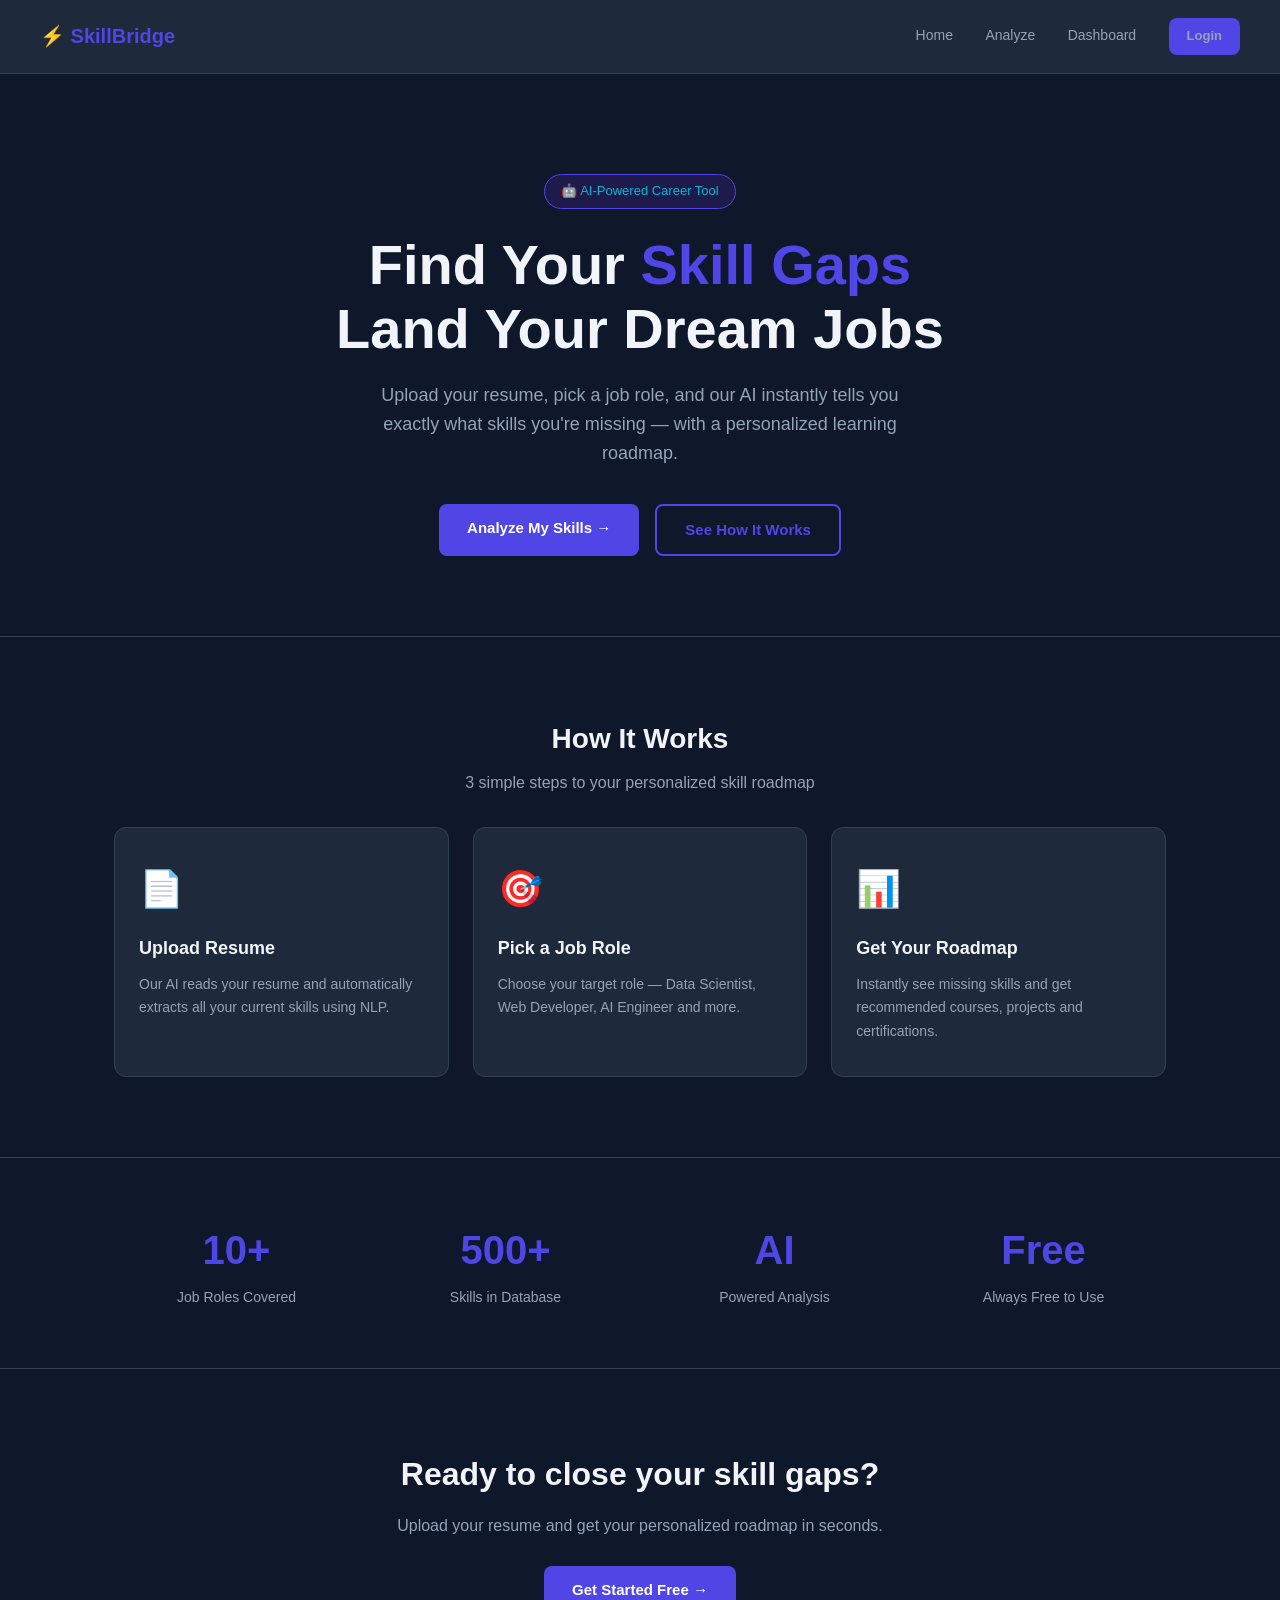
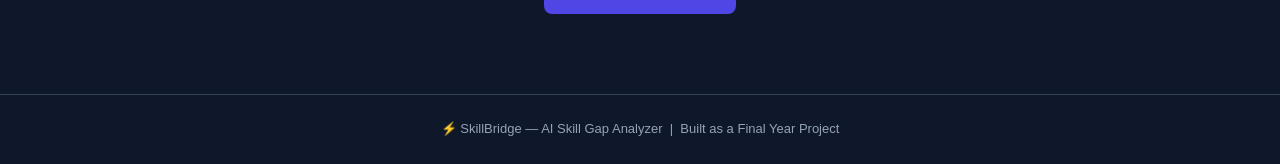
<file: index.html>
<!DOCTYPE html>
<html lang="en">
<head>
  <meta charset="UTF-8"/>
  <meta name="viewport" content="width=device-width, initial-scale=1.0"/>
  <title>SkillBridge — AI Skill Gap Analyzer</title>
  <link rel="stylesheet" href="css/style.css"/>
</head>
<body>

  <!-- NAVBAR -->
  <header class="navbar">
    <a href="index.html" class="logo">⚡ SkillBridge</a>
    <nav>
      <a href="index.html">Home</a>
      <a href="upload.html">Analyze</a>
      <a href="dashboard.html">Dashboard</a>
      <a href="login.html" class="btn btn-primary" style="padding:8px 18px;font-size:13px;">Login</a>
    </nav>
  </header>

  <!-- HERO -->
  <section class="hero">
    <div class="container">
      <div class="hero-badge">🤖 AI-Powered Career Tool</div>
      <h1 class="hero-title">
        Find Your <span class="highlight">Skill Gaps</span><br/>
        Land Your Dream Jobs
      </h1>
      <p class="hero-sub">
        Upload your resume, pick a job role, and our AI instantly tells you
        exactly what skills you're missing — with a personalized learning roadmap.
      </p>
      <div class="hero-btns">
        <a href="upload.html" class="btn btn-primary">Analyze My Skills →</a>
        <a href="#features" class="btn btn-outline">See How It Works</a>
      </div>
    </div>
  </section>

  <!-- FEATURES -->
  <section class="features" id="features">
    <div class="container">
      <h2 class="section-title" style="text-align:center;">How It Works</h2>
      <p class="section-sub" style="text-align:center;">3 simple steps to your personalized skill roadmap</p>
      <div class="features-grid">
        <div class="feature-card">
          <div class="feature-icon">📄</div>
          <h3>Upload Resume</h3>
          <p>Our AI reads your resume and automatically extracts all your current skills using NLP.</p>
        </div>
        <div class="feature-card">
          <div class="feature-icon">🎯</div>
          <h3>Pick a Job Role</h3>
          <p>Choose your target role — Data Scientist, Web Developer, AI Engineer and more.</p>
        </div>
        <div class="feature-card">
          <div class="feature-icon">📊</div>
          <h3>Get Your Roadmap</h3>
          <p>Instantly see missing skills and get recommended courses, projects and certifications.</p>
        </div>
      </div>
    </div>
  </section>

  <!-- STATS -->
  <section class="stats">
    <div class="container">
      <div class="stats-grid">
        <div class="stat-item">
          <div class="stat-number">10+</div>
          <div class="stat-label">Job Roles Covered</div>
        </div>
        <div class="stat-item">
          <div class="stat-number">500+</div>
          <div class="stat-label">Skills in Database</div>
        </div>
        <div class="stat-item">
          <div class="stat-number">AI</div>
          <div class="stat-label">Powered Analysis</div>
        </div>
        <div class="stat-item">
          <div class="stat-number">Free</div>
          <div class="stat-label">Always Free to Use</div>
        </div>
      </div>
    </div>
  </section>

  <!-- CTA -->
  <section class="cta">
    <div class="container">
      <h2>Ready to close your skill gaps?</h2>
      <p>Upload your resume and get your personalized roadmap in seconds.</p>
      <a href="upload.html" class="btn btn-primary">Get Started Free →</a>
    </div>
  </section>

  <!-- FOOTER -->
  <footer class="footer">
    <div class="container">
      <p>⚡ SkillBridge — AI Skill Gap Analyzer &nbsp;|&nbsp; Built as a Final Year Project</p>
    </div>
  </footer>

  <script src="js/main.js"></script>
  <script>
  // Wake up backend when home page loads
  fetch('https://skillbridge-backend-xvgy.onrender.com/')
    .catch(() => console.log('Backend waking up...'));
</script>
</body>
</html>
</file>
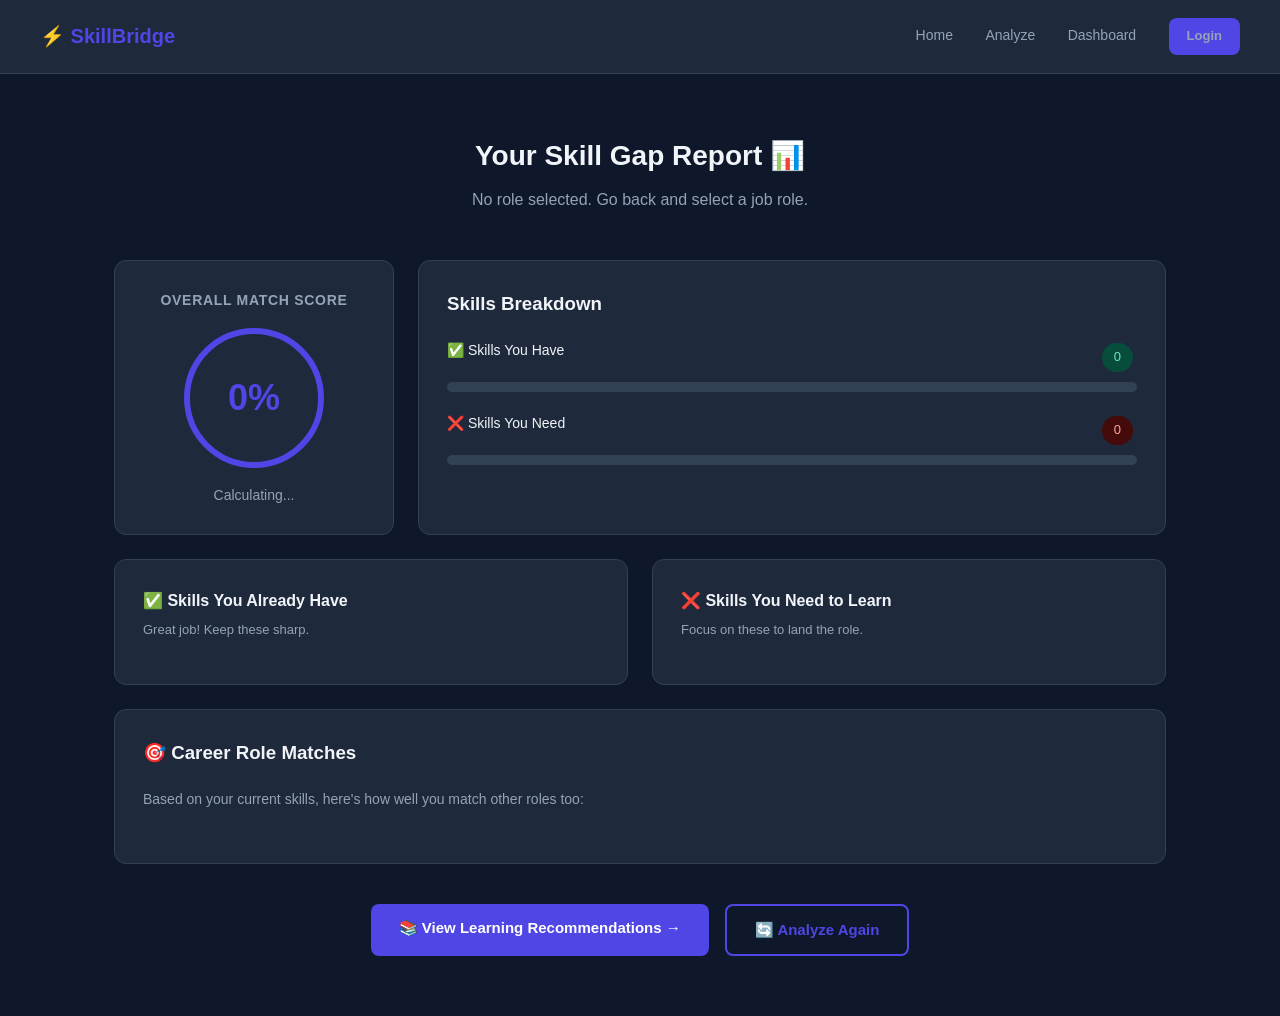
<file: analysis.html>
<!DOCTYPE html>
<html lang="en">
<head>
  <meta charset="UTF-8"/>
  <meta name="viewport" content="width=device-width, initial-scale=1.0"/>
  <title>SkillBridge — Skill Gap Analysis</title>
  <link rel="stylesheet" href="css/style.css"/>
</head>
<body>

  <!-- NAVBAR -->
  <header class="navbar">
    <a href="index.html" class="logo">⚡ SkillBridge</a>
    <nav>
      <a href="index.html">Home</a>
      <a href="upload.html">Analyze</a>
      <a href="dashboard.html">Dashboard</a>
      <a href="login.html" class="btn btn-primary" style="padding:8px 18px;font-size:13px;">Login</a>
    </nav>
  </header>

  <section class="analysis-section">
    <div class="container">

      <!-- HEADER -->
      <div style="text-align:center; margin-bottom:48px;">
        <h1 class="section-title">Your Skill Gap Report 📊</h1>
        <p class="section-sub" id="role-subtitle">Analyzing your skills...</p>
      </div>

      <!-- SCORE CARD -->
      <div class="score-section">
        <div class="score-card card">
          <p class="score-label">Overall Match Score</p>
          <div class="score-circle" id="score-circle">
            <span id="score-number">0%</span>
          </div>
          <p class="score-desc" id="score-desc">Calculating...</p>
        </div>

        <div class="score-breakdown card">
          <h3 style="margin-bottom:20px;">Skills Breakdown</h3>

          <div class="breakdown-item">
            <div style="display:flex;justify-content:space-between;margin-bottom:6px;">
              <span style="font-size:14px;">✅ Skills You Have</span>
              <span class="tag tag-green" id="matched-count">0</span>
            </div>
            <div class="progress-bar">
              <div class="progress-fill" id="matched-bar" style="width:0%;background:var(--success)"></div>
            </div>
          </div>

          <div class="breakdown-item" style="margin-top:20px;">
            <div style="display:flex;justify-content:space-between;margin-bottom:6px;">
              <span style="font-size:14px;">❌ Skills You Need</span>
              <span class="tag tag-red" id="missing-count">0</span>
            </div>
            <div class="progress-bar">
              <div class="progress-fill" id="missing-bar" style="width:0%;background:var(--danger)"></div>
            </div>
          </div>
        </div>
      </div>

      <!-- SKILLS GRID -->
      <div class="skills-grid">

        <!-- MATCHED SKILLS -->
        <div class="card">
          <h3 class="skills-card-title">
            ✅ Skills You Already Have
          </h3>
          <p style="color:var(--muted);font-size:13px;margin-bottom:16px;">
            Great job! Keep these sharp.
          </p>
          <div id="matched-skills"></div>
        </div>

        <!-- MISSING SKILLS -->
        <div class="card">
          <h3 class="skills-card-title">
            ❌ Skills You Need to Learn
          </h3>
          <p style="color:var(--muted);font-size:13px;margin-bottom:16px;">
            Focus on these to land the role.
          </p>
          <div id="missing-skills"></div>
        </div>

      </div>

      <!-- CAREER MATCH SECTION -->
      <div class="card" style="margin-top:24px;">
        <h3 style="margin-bottom:20px;">🎯 Career Role Matches</h3>
        <p style="color:var(--muted);font-size:14px;margin-bottom:24px;">
          Based on your current skills, here's how well you match other roles too:
        </p>
        <div id="career-matches"></div>
      </div>

      <!-- ACTION BUTTONS -->
      <div style="text-align:center;margin-top:40px;display:flex;gap:16px;justify-content:center;flex-wrap:wrap;">
        <a href="recommendations.html" class="btn btn-primary">
          📚 View Learning Recommendations →
        </a>
        <a href="upload.html" class="btn btn-outline">
          🔄 Analyze Again
        </a>
      </div>

    </div>
  </section>

  <script src="js/analysis.js"></script>
</body>
</html>
</file>
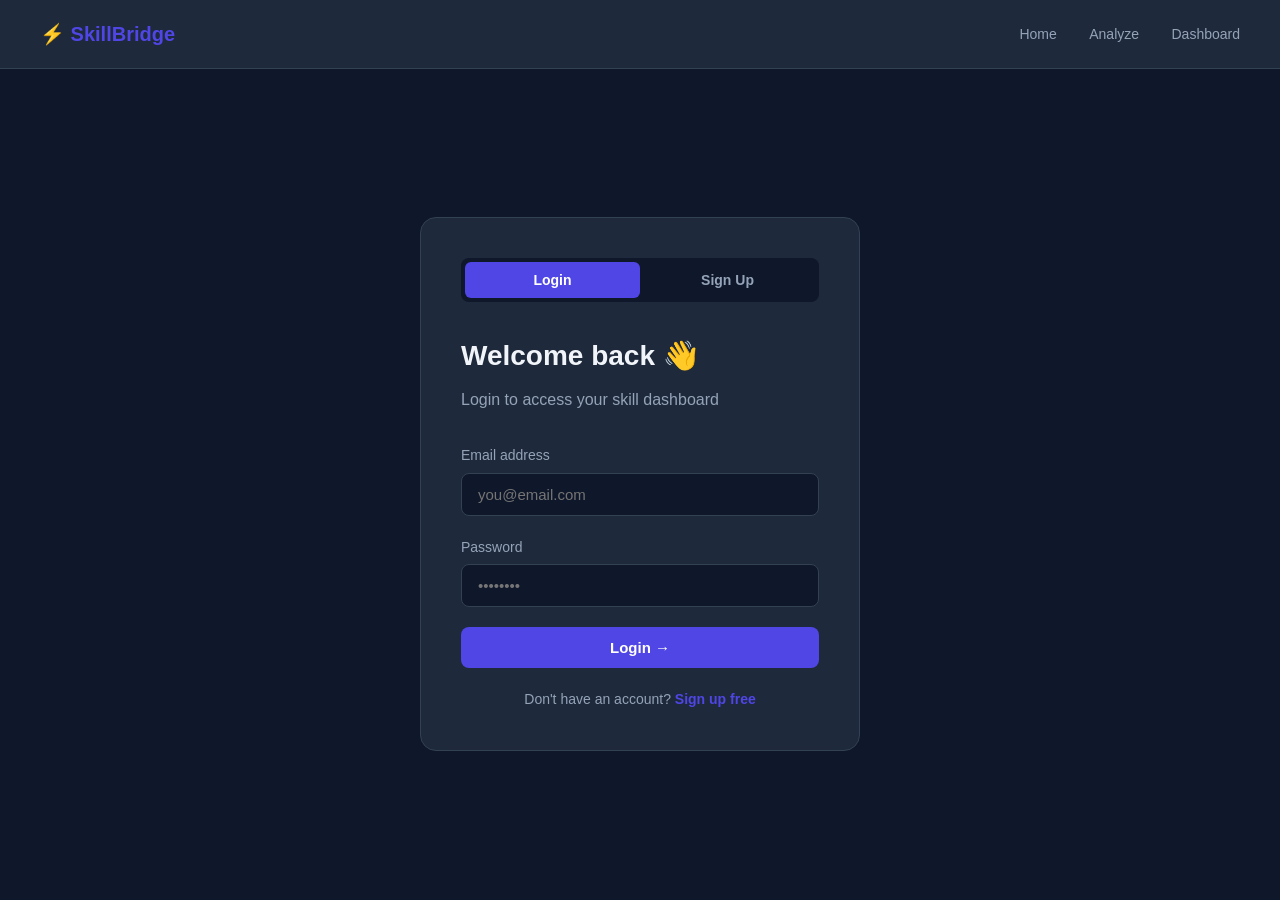
<file: login.html>
<!DOCTYPE html>
<html lang="en">
<head>
  <meta charset="UTF-8"/>
  <meta name="viewport" content="width=device-width, initial-scale=1.0"/>
  <title>SkillBridge — Login</title>
  <link rel="stylesheet" href="css/style.css"/>
</head>
<body>

  <!-- NAVBAR -->
  <header class="navbar">
    <a href="index.html" class="logo">⚡ SkillBridge</a>
    <nav>
      <a href="index.html">Home</a>
      <a href="upload.html">Analyze</a>
      <a href="dashboard.html">Dashboard</a>
    </nav>
  </header>

  <!-- LOGIN / SIGNUP SECTION -->
  <section class="auth-section">
    <div class="auth-container">

      <!-- TABS -->
      <div class="auth-tabs">
        <button class="tab-btn active" onclick="switchTab('login')">Login</button>
        <button class="tab-btn" onclick="switchTab('signup')">Sign Up</button>
      </div>

      <!-- LOGIN FORM -->
      <div class="auth-form" id="login-form">
        <h2 class="section-title">Welcome back 👋</h2>
        <p class="section-sub">Login to access your skill dashboard</p>

        <div class="form-group">
          <label>Email address</label>
          <input type="email" id="login-email" placeholder="you@email.com"/>
        </div>
        <div class="form-group">
          <label>Password</label>
          <input type="password" id="login-password" placeholder="••••••••"/>
        </div>

        <button class="btn btn-primary" style="width:100%" onclick="handleLogin()">
          Login →
        </button>

        <p class="auth-switch">
          Don't have an account?
          <a href="#" onclick="switchTab('signup')">Sign up free</a>
        </p>
      </div>

      <!-- SIGNUP FORM -->
      <div class="auth-form hidden" id="signup-form">
        <h2 class="section-title">Create account 🚀</h2>
        <p class="section-sub">Start analyzing your skill gaps today</p>

        <div class="form-group">
          <label>Full name</label>
          <input type="text" id="signup-name" placeholder="Neha Sharma"/>
        </div>
        <div class="form-group">
          <label>Email address</label>
          <input type="email" id="signup-email" placeholder="you@email.com"/>
        </div>
        <div class="form-group">
          <label>Password</label>
          <input type="password" id="signup-password" placeholder="Create a password"/>
        </div>

        <button class="btn btn-primary" style="width:100%" onclick="handleSignup()">
          Create Account →
        </button>

        <p class="auth-switch">
          Already have an account?
          <a href="#" onclick="switchTab('login')">Login here</a>
        </p>
      </div>

      <!-- SUCCESS MESSAGE (hidden by default) -->
      <div class="auth-success hidden" id="auth-success">
        <div class="success-icon">✅</div>
        <h3>You're in!</h3>
        <p>Redirecting to your dashboard...</p>
      </div>

    </div>
  </section>

  <script src="js/main.js"></script>
</body>
</html>
</file>
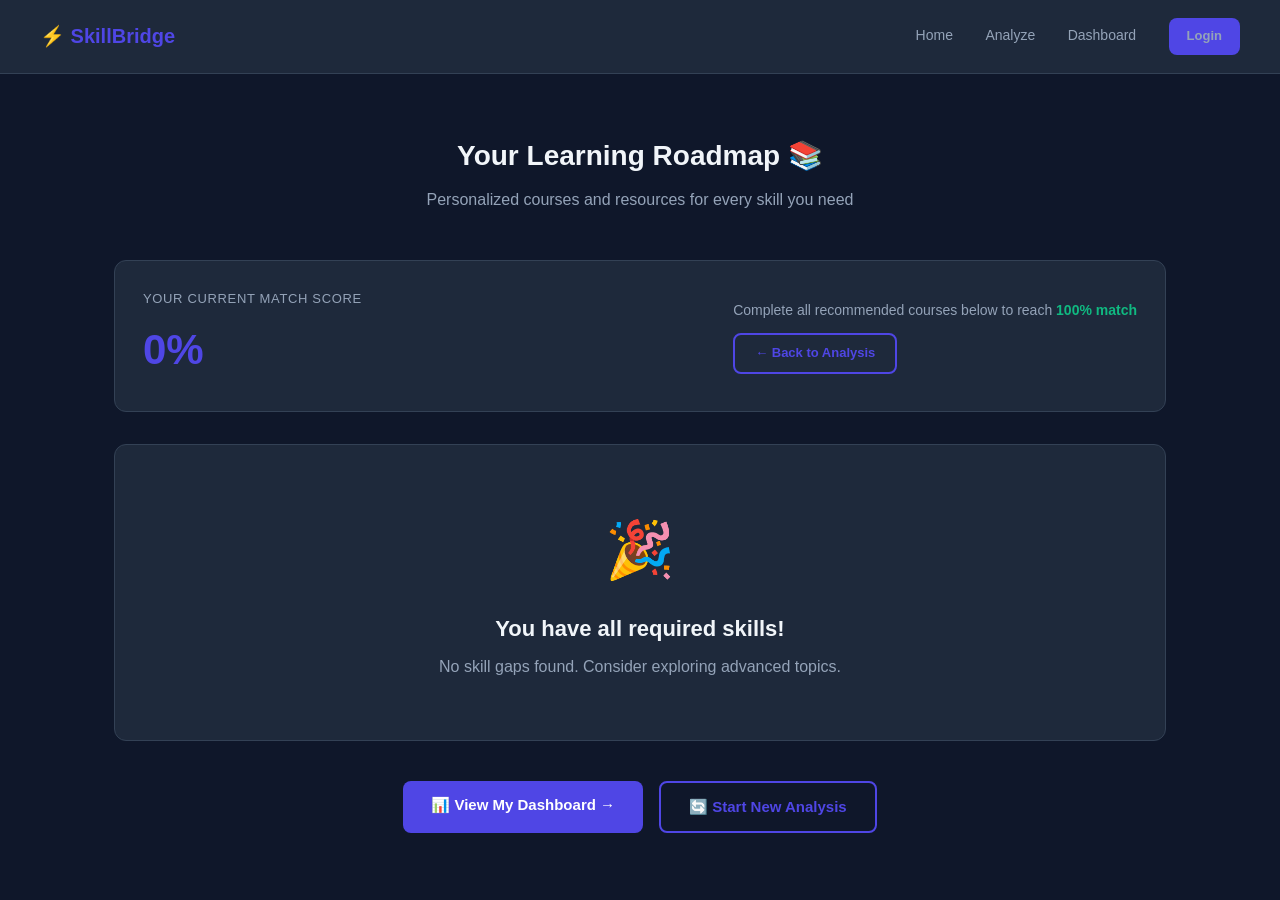
<file: recommendations.html>
<!DOCTYPE html>
<html lang="en">
<head>
  <meta charset="UTF-8"/>
  <meta name="viewport" content="width=device-width, initial-scale=1.0"/>
  <title>SkillBridge — Recommendations</title>
  <link rel="stylesheet" href="css/style.css"/>
</head>
<body>

  <!-- NAVBAR -->
  <header class="navbar">
    <a href="index.html" class="logo">⚡ SkillBridge</a>
    <nav>
      <a href="index.html">Home</a>
      <a href="upload.html">Analyze</a>
      <a href="dashboard.html">Dashboard</a>
      <a href="login.html" class="btn btn-primary"
         style="padding:8px 18px;font-size:13px;">Login</a>
    </nav>
  </header>

  <section class="recommendations-section">
    <div class="container">

      <!-- HEADER -->
      <div style="text-align:center;margin-bottom:48px;">
        <h1 class="section-title">Your Learning Roadmap 📚</h1>
        <p class="section-sub">
          Personalized courses and resources for every skill you need
        </p>
      </div>

      <!-- MATCH SCORE BANNER -->
      <div class="score-banner card" id="score-banner">
        <div class="score-banner-left">
          <p class="score-banner-label">Your current match score</p>
          <h2 class="score-banner-number" id="banner-score">—</h2>
        </div>
        <div class="score-banner-right">
          <p style="color:var(--muted);font-size:14px;">
            Complete all recommended courses below to reach <strong
            style="color:var(--success)">100% match</strong>
          </p>
          <a href="analysis.html" class="btn btn-outline"
             style="margin-top:12px;padding:8px 20px;font-size:13px;">
            ← Back to Analysis
          </a>
        </div>
      </div>

      <!-- NO MISSING SKILLS STATE -->
      <div class="card hidden" id="no-gaps" style="text-align:center;padding:60px;">
        <div style="font-size:56px;margin-bottom:16px;">🎉</div>
        <h3 style="font-size:22px;margin-bottom:8px;">
          You have all required skills!
        </h3>
        <p style="color:var(--muted);">
          No skill gaps found. Consider exploring advanced topics.
        </p>
      </div>

      <!-- RECOMMENDATIONS LIST -->
      <div id="recommendations-list"></div>

      <!-- LEARNING PATH SUMMARY -->
      <div class="card" id="learning-summary" style="margin-top:24px;">
        <h3 style="margin-bottom:20px;">🗺️ Suggested Learning Order</h3>
        <p style="color:var(--muted);font-size:14px;margin-bottom:20px;">
          Follow this sequence for the fastest path to job-readiness:
        </p>
        <div id="learning-path"></div>
      </div>

      <!-- ACTION BUTTONS -->
      <div style="text-align:center;margin-top:40px;display:flex;
                  gap:16px;justify-content:center;flex-wrap:wrap;">
        <a href="dashboard.html" class="btn btn-primary">
          📊 View My Dashboard →
        </a>
        <a href="upload.html" class="btn btn-outline">
          🔄 Start New Analysis
        </a>
      </div>

    </div>
  </section>

  <script src="js/recommendations.js"></script>
</body>
</html>
</file>
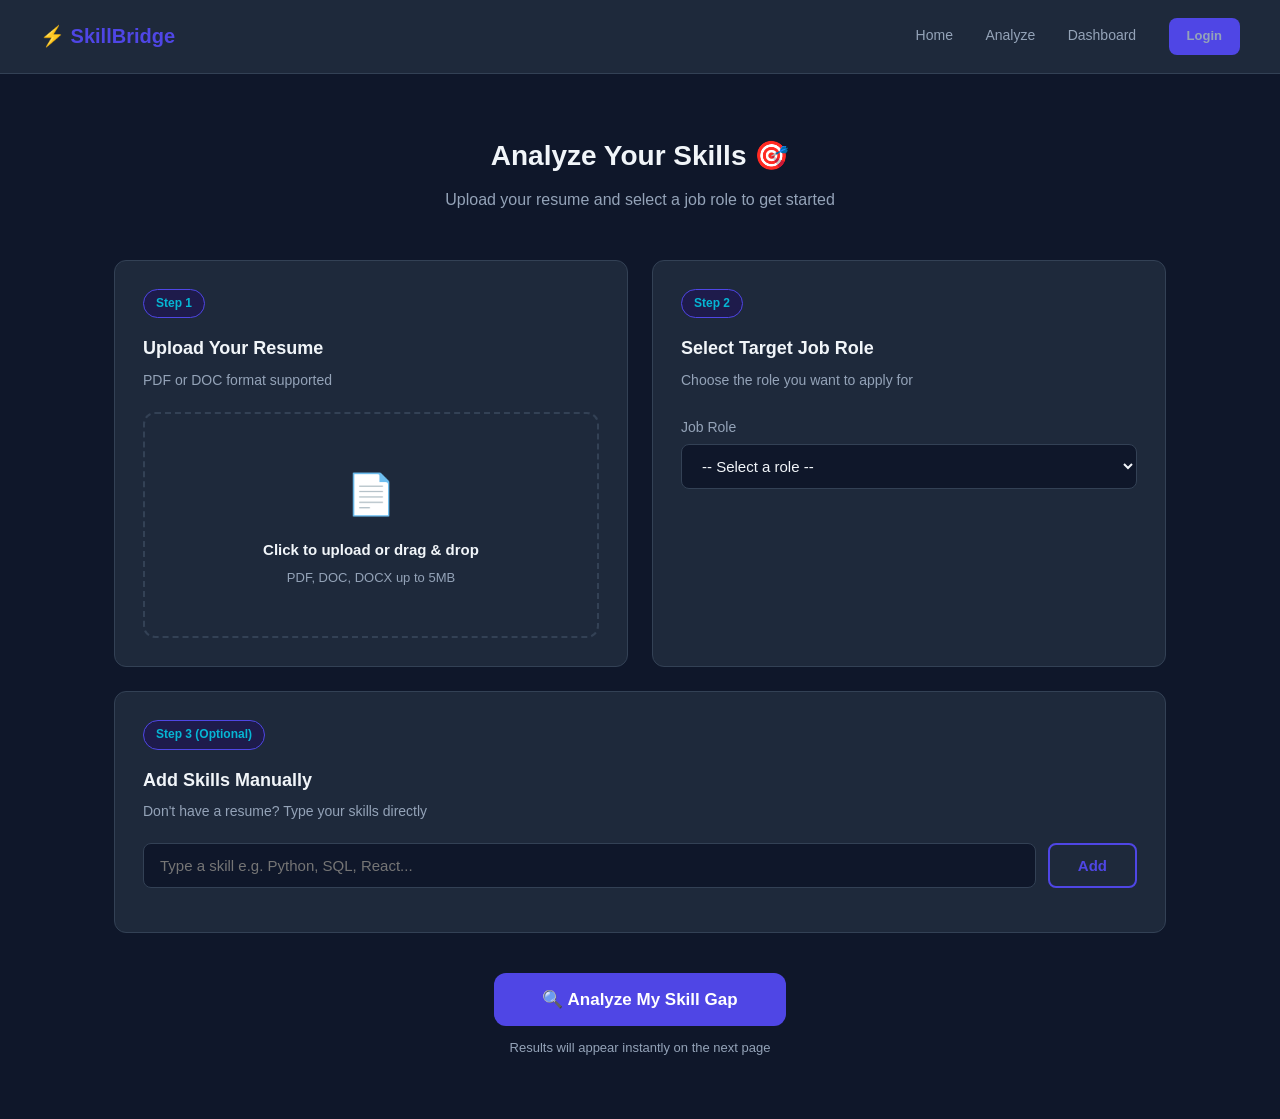
<file: upload.html>
<!DOCTYPE html>
<html lang="en">
<head>
  <meta charset="UTF-8"/>
  <meta name="viewport" content="width=device-width, initial-scale=1.0"/>
  <title>SkillBridge — Upload Resume</title>
  <link rel="stylesheet" href="css/style.css"/>
</head>
<body>

  <!-- NAVBAR -->
  <header class="navbar">
    <a href="index.html" class="logo">⚡ SkillBridge</a>
    <nav>
      <a href="index.html">Home</a>
      <a href="upload.html">Analyze</a>
      <a href="dashboard.html">Dashboard</a>
      <a href="login.html" class="btn btn-primary" style="padding:8px 18px;font-size:13px;">Login</a>
    </nav>
  </header>

  <section class="upload-section">
    <div class="container">

      <div style="text-align:center; margin-bottom:48px;">
        <h1 class="section-title">Analyze Your Skills 🎯</h1>
        <p class="section-sub">Upload your resume and select a job role to get started</p>
      </div>

      <div class="upload-grid">

        <!-- STEP 1: UPLOAD RESUME -->
        <div class="card">
          <div class="step-badge">Step 1</div>
          <h3 class="step-title">Upload Your Resume</h3>
          <p class="step-sub">PDF or DOC format supported</p>

          <!-- DROP ZONE -->
          <div class="drop-zone" id="drop-zone"
               onclick="document.getElementById('resume-input').click()"
               ondragover="handleDragOver(event)"
               ondragleave="handleDragLeave(event)"
               ondrop="handleDrop(event)">
            <div class="drop-icon">📄</div>
            <p class="drop-text">Click to upload or drag & drop</p>
            <p class="drop-sub">PDF, DOC, DOCX up to 5MB</p>
            <input type="file" id="resume-input" accept=".pdf,.doc,.docx"
                   style="display:none" onchange="handleFileSelect(event)"/>
          </div>

          <!-- FILE SELECTED STATE -->
          <div class="file-selected hidden" id="file-selected">
            <div class="file-info">
              <span class="file-icon">📎</span>
              <span class="file-name" id="file-name">resume.pdf</span>
              <button class="remove-file" onclick="removeFile()">✕</button>
            </div>
          </div>
        </div>

        <!-- STEP 2: SELECT JOB ROLE -->
        <div class="card">
          <div class="step-badge">Step 2</div>
          <h3 class="step-title">Select Target Job Role</h3>
          <p class="step-sub">Choose the role you want to apply for</p>

          <div class="form-group" style="margin-top:24px;">
            <label>Job Role</label>
            <select id="job-role">
              <option value="">-- Select a role --</option>
              <option value="data-scientist">Data Scientist</option>
              <option value="web-developer">Web Developer</option>
              <option value="ai-engineer">AI / ML Engineer</option>
              <option value="cloud-engineer">Cloud Engineer</option>
              <option value="data-analyst">Data Analyst</option>
              <option value="devops-engineer">DevOps Engineer</option>
              <option value="cybersecurity">Cybersecurity Analyst</option>
            </select>
          </div>

          <!-- ROLE PREVIEW CARDS -->
          <div class="role-preview hidden" id="role-preview">
            <p style="font-size:13px; color:var(--muted); margin-bottom:10px;">
              Required skills for this role:
            </p>
            <div id="required-skills-preview"></div>
          </div>
        </div>

      </div>

      <!-- STEP 3: MANUAL SKILLS (optional) -->
      <div class="card" style="margin-top:24px;">
        <div class="step-badge">Step 3 (Optional)</div>
        <h3 class="step-title">Add Skills Manually</h3>
        <p class="step-sub">Don't have a resume? Type your skills directly</p>

        <div class="skills-input-area">
          <div style="display:flex; gap:12px;">
            <input type="text" id="skill-input"
                   placeholder="Type a skill e.g. Python, SQL, React..."
                   onkeypress="handleSkillKeypress(event)"/>
            <button class="btn btn-outline" onclick="addSkill()">Add</button>
          </div>
          <div class="tags-container" id="skills-tags" style="margin-top:16px;"></div>
        </div>
      </div>

      <!-- ANALYZE BUTTON -->
      <div style="text-align:center; margin-top:40px;">
        <button class="btn btn-primary analyze-btn" onclick="startAnalysis()">
          🔍 Analyze My Skill Gap
        </button>
        <p style="color:var(--muted); font-size:13px; margin-top:12px;">
          Results will appear instantly on the next page
        </p>
      </div>

    </div>
  </section>

  <script src="js/upload.js"></script>
</body>
</html>
</file>
<file: css/style.css>
/* ===== GLOBAL RESET & VARIABLES ===== */
* {
  margin: 0;
  padding: 0;
  box-sizing: border-box;
}

:root {
  --primary:     #4f46e5;
  --primary-dark:#3730a3;
  --accent:      #06b6d4;
  --success:     #10b981;
  --danger:      #ef4444;
  --warning:     #f59e0b;
  --bg:          #0f172a;
  --card:        #1e293b;
  --border:      #334155;
  --text:        #f1f5f9;
  --muted:       #94a3b8;
  --font:        'Segoe UI', sans-serif;
}

body {
  font-family: var(--font);
  background: var(--bg);
  color: var(--text);
  min-height: 100vh;
  line-height: 1.6;
}

.container {
  max-width: 1100px;
  margin: 0 auto;
  padding: 0 24px;
}

.btn {
  display: inline-block;
  padding: 12px 28px;
  border-radius: 8px;
  font-size: 15px;
  font-weight: 600;
  cursor: pointer;
  border: none;
  transition: all 0.2s ease;
  text-decoration: none;
}
.btn-primary { background: var(--primary); color: #fff; }
.btn-primary:hover { background: var(--primary-dark); transform: translateY(-1px); }
.btn-outline { background: transparent; color: var(--primary); border: 2px solid var(--primary); }
.btn-outline:hover { background: var(--primary); color: #fff; }

.card {
  background: var(--card);
  border: 1px solid var(--border);
  border-radius: 12px;
  padding: 28px;
}

/* ===== NAVBAR ===== */
.navbar {
  display: flex;
  justify-content: space-between;
  align-items: center;
  padding: 18px 40px;
  background: var(--card);
  border-bottom: 1px solid var(--border);
  position: sticky;
  top: 0;
  z-index: 100;
}
.navbar .logo { font-size: 20px; font-weight: 700; color: var(--primary); text-decoration: none; }
.navbar nav a { color: var(--muted); text-decoration: none; margin-left: 28px; font-size: 14px; transition: color 0.2s; }
.navbar nav a:hover { color: var(--text); }

/* ===== TAGS ===== */
.tag { display: inline-block; padding: 4px 12px; border-radius: 20px; font-size: 13px; font-weight: 500; margin: 4px; }
.tag-green { background: #064e3b; color: #6ee7b7; }
.tag-red   { background: #450a0a; color: #fca5a5; }
.tag-blue  { background: #1e3a5f; color: #93c5fd; }

/* ===== PROGRESS BAR ===== */
.progress-bar { background: var(--border); border-radius: 99px; height: 10px; overflow: hidden; }
.progress-fill { height: 100%; border-radius: 99px; background: var(--primary); transition: width 0.6s ease; }

/* ===== TYPOGRAPHY ===== */
.section-title { font-size: 28px; font-weight: 700; margin-bottom: 8px; }
.section-sub { color: var(--muted); margin-bottom: 32px; }

/* ===== FORMS ===== */
input, select, textarea {
  background: var(--bg);
  border: 1px solid var(--border);
  color: var(--text);
  padding: 12px 16px;
  border-radius: 8px;
  font-size: 15px;
  width: 100%;
  outline: none;
  transition: border 0.2s;
}
input:focus, select:focus { border-color: var(--primary); }
label { display: block; font-size: 14px; color: var(--muted); margin-bottom: 6px; }
.form-group { margin-bottom: 20px; }

/* ===== HERO ===== */
.hero { padding: 100px 0 80px; text-align: center; }
.hero-badge {
  display: inline-block;
  background: #1e1b4b;
  color: var(--accent);
  border: 1px solid var(--primary);
  padding: 6px 16px;
  border-radius: 20px;
  font-size: 13px;
  margin-bottom: 24px;
}
.hero-title { font-size: 56px; font-weight: 800; line-height: 1.15; margin-bottom: 20px; }
.highlight { color: var(--primary); }
.hero-sub { color: var(--muted); font-size: 18px; max-width: 560px; margin: 0 auto 36px; }
.hero-btns { display: flex; gap: 16px; justify-content: center; flex-wrap: wrap; }

/* ===== FEATURES ===== */
.features { padding: 80px 0; border-top: 1px solid var(--border); }
.features-grid { display: grid; grid-template-columns: repeat(auto-fit, minmax(260px, 1fr)); gap: 24px; margin-top: 16px; }
.feature-card {
  background: var(--card);
  border: 1px solid var(--border);
  border-radius: 12px;
  padding: 32px 24px;
  transition: border-color 0.2s, transform 0.2s;
}
.feature-card:hover { border-color: var(--primary); transform: translateY(-4px); }
.feature-icon { font-size: 36px; margin-bottom: 16px; }
.feature-card h3 { font-size: 18px; margin-bottom: 10px; }
.feature-card p { color: var(--muted); font-size: 14px; line-height: 1.7; }

/* ===== STATS ===== */
.stats { padding: 60px 0; border-top: 1px solid var(--border); border-bottom: 1px solid var(--border); }
.stats-grid { display: grid; grid-template-columns: repeat(auto-fit, minmax(160px, 1fr)); gap: 24px; text-align: center; }
.stat-number { font-size: 40px; font-weight: 800; color: var(--primary); }
.stat-label { color: var(--muted); font-size: 14px; margin-top: 4px; }

/* ===== CTA ===== */
.cta { padding: 80px 0; text-align: center; }
.cta h2 { font-size: 32px; font-weight: 700; margin-bottom: 12px; }
.cta p { color: var(--muted); margin-bottom: 28px; }

/* ===== FOOTER ===== */
.footer { padding: 24px 0; border-top: 1px solid var(--border); text-align: center; color: var(--muted); font-size: 13px; }
/* ===== AUTH PAGE ===== */
.auth-section {
  min-height: calc(100vh - 70px);
  display: flex;
  align-items: center;
  justify-content: center;
  padding: 40px 24px;
}

.auth-container {
  background: var(--card);
  border: 1px solid var(--border);
  border-radius: 16px;
  padding: 40px;
  width: 100%;
  max-width: 440px;
}

/* TABS */
.auth-tabs {
  display: flex;
  background: var(--bg);
  border-radius: 8px;
  padding: 4px;
  margin-bottom: 32px;
}

.tab-btn {
  flex: 1;
  padding: 10px;
  border: none;
  border-radius: 6px;
  background: transparent;
  color: var(--muted);
  font-size: 14px;
  font-weight: 600;
  cursor: pointer;
  transition: all 0.2s;
}

.tab-btn.active {
  background: var(--primary);
  color: #fff;
}

/* FORMS */
.auth-form { animation: fadeIn 0.3s ease; }

.auth-switch {
  text-align: center;
  margin-top: 20px;
  font-size: 14px;
  color: var(--muted);
}

.auth-switch a {
  color: var(--primary);
  text-decoration: none;
  font-weight: 600;
}

.auth-switch a:hover { text-decoration: underline; }

/* SUCCESS STATE */
.auth-success {
  text-align: center;
  padding: 20px 0;
  animation: fadeIn 0.3s ease;
}

.success-icon { font-size: 48px; margin-bottom: 16px; }
.auth-success h3 { font-size: 22px; margin-bottom: 8px; }
.auth-success p { color: var(--muted); }

/* HIDDEN + ANIMATION */
.hidden { display: none; }

@keyframes fadeIn {
  from { opacity: 0; transform: translateY(8px); }
  to   { opacity: 1; transform: translateY(0); }
}
/* ===== UPLOAD PAGE ===== */
.upload-section { padding: 60px 0; }

.upload-grid {
  display: grid;
  grid-template-columns: 1fr 1fr;
  gap: 24px;
}

@media (max-width: 768px) {
  .upload-grid { grid-template-columns: 1fr; }
  .hero-title  { font-size: 36px; }
}

.step-badge {
  display: inline-block;
  background: #1e1b4b;
  color: var(--accent);
  border: 1px solid var(--primary);
  padding: 4px 12px;
  border-radius: 20px;
  font-size: 12px;
  font-weight: 600;
  margin-bottom: 16px;
}

.step-title { font-size: 18px; font-weight: 700; margin-bottom: 6px; }
.step-sub   { color: var(--muted); font-size: 14px; margin-bottom: 20px; }

/* DROP ZONE */
.drop-zone {
  border: 2px dashed var(--border);
  border-radius: 12px;
  padding: 48px 24px;
  text-align: center;
  cursor: pointer;
  transition: all 0.2s;
}

.drop-zone:hover,
.drop-zone.dragover {
  border-color: var(--primary);
  background: #1e1b4b33;
}

.drop-icon  { font-size: 40px; margin-bottom: 12px; }
.drop-text  { font-size: 15px; font-weight: 600; margin-bottom: 6px; }
.drop-sub   { color: var(--muted); font-size: 13px; }

/* FILE SELECTED */
.file-selected { margin-top: 16px; }

.file-info {
  display: flex;
  align-items: center;
  gap: 12px;
  background: #064e3b33;
  border: 1px solid var(--success);
  border-radius: 8px;
  padding: 12px 16px;
}

.file-icon { font-size: 20px; }

.file-name {
  flex: 1;
  font-size: 14px;
  color: var(--success);
  font-weight: 600;
}

.remove-file {
  background: none;
  border: none;
  color: var(--muted);
  cursor: pointer;
  font-size: 16px;
  transition: color 0.2s;
}
.remove-file:hover { color: var(--danger); }

/* ROLE PREVIEW */
.role-preview {
  margin-top: 20px;
  padding-top: 20px;
  border-top: 1px solid var(--border);
}

/* ANALYZE BUTTON */
.analyze-btn {
  padding: 16px 48px;
  font-size: 17px;
  border-radius: 12px;
}
/* ===== ANALYSIS PAGE ===== */
.analysis-section { padding: 60px 0; }

/* SCORE SECTION */
.score-section {
  display: grid;
  grid-template-columns: 280px 1fr;
  gap: 24px;
  margin-bottom: 24px;
}

@media (max-width: 768px) {
  .score-section { grid-template-columns: 1fr; }
  .skills-grid   { grid-template-columns: 1fr; }
}

.score-card {
  text-align: center;
  display: flex;
  flex-direction: column;
  align-items: center;
  gap: 16px;
}

.score-label {
  color: var(--muted);
  font-size: 14px;
  font-weight: 600;
  text-transform: uppercase;
  letter-spacing: 0.05em;
}

/* SCORE CIRCLE */
.score-circle {
  width: 140px;
  height: 140px;
  border-radius: 50%;
  border: 6px solid var(--primary);
  display: flex;
  align-items: center;
  justify-content: center;
  font-size: 36px;
  font-weight: 800;
  color: var(--primary);
  transition: all 0.6s ease;
  position: relative;
}

.score-desc {
  color: var(--muted);
  font-size: 14px;
  text-align: center;
}

/* SKILLS GRID */
.skills-grid {
  display: grid;
  grid-template-columns: 1fr 1fr;
  gap: 24px;
  margin-top: 24px;
}

.skills-card-title {
  font-size: 16px;
  font-weight: 700;
  margin-bottom: 6px;
}

/* CAREER MATCH BARS */
.career-match-item {
  margin-bottom: 20px;
}

.career-match-header {
  display: flex;
  justify-content: space-between;
  align-items: center;
  margin-bottom: 8px;
}

.career-match-name {
  font-size: 14px;
  font-weight: 600;
}

.career-match-pct {
  font-size: 13px;
  color: var(--muted);
}

/* ANIMATE SCORE CIRCLE COLOR */
.score-circle.high  { border-color: var(--success); color: var(--success); }
.score-circle.mid   { border-color: var(--warning); color: var(--warning); }
.score-circle.low   { border-color: var(--danger);  color: var(--danger);  }
/* ===== RECOMMENDATIONS PAGE ===== */
.recommendations-section { padding: 60px 0; }

/* SCORE BANNER */
.score-banner {
  display: flex;
  justify-content: space-between;
  align-items: center;
  margin-bottom: 32px;
  flex-wrap: wrap;
  gap: 20px;
}

.score-banner-label {
  color: var(--muted);
  font-size: 13px;
  text-transform: uppercase;
  letter-spacing: 0.05em;
  margin-bottom: 6px;
}

.score-banner-number {
  font-size: 42px;
  font-weight: 800;
  color: var(--primary);
}

/* RECOMMENDATION CARD */
.rec-card {
  background: var(--card);
  border: 1px solid var(--border);
  border-radius: 12px;
  margin-bottom: 20px;
  overflow: hidden;
  transition: border-color 0.2s;
}

.rec-card:hover { border-color: var(--primary); }

.rec-card-header {
  display: flex;
  justify-content: space-between;
  align-items: center;
  padding: 20px 24px;
  cursor: pointer;
  user-select: none;
}

.rec-card-header:hover { background: #ffffff08; }

.rec-skill-name {
  display: flex;
  align-items: center;
  gap: 12px;
}

.rec-skill-icon { font-size: 24px; }

.rec-skill-title {
  font-size: 16px;
  font-weight: 700;
}

.rec-skill-sub {
  color: var(--muted);
  font-size: 13px;
  margin-top: 2px;
}

.rec-toggle {
  color: var(--muted);
  font-size: 20px;
  transition: transform 0.3s;
}

.rec-toggle.open { transform: rotate(180deg); }

/* RESOURCES LIST */
.rec-card-body {
  padding: 0 24px 20px;
  border-top: 1px solid var(--border);
  display: none;
}

.rec-card-body.open { display: block; }

.resource-item {
  display: flex;
  align-items: center;
  gap: 14px;
  padding: 14px 0;
  border-bottom: 1px solid var(--border);
  text-decoration: none;
  color: var(--text);
  transition: color 0.2s;
}

.resource-item:last-child { border-bottom: none; }
.resource-item:hover .resource-title { color: var(--primary); }

.resource-type-badge {
  padding: 3px 10px;
  border-radius: 20px;
  font-size: 11px;
  font-weight: 700;
  text-transform: uppercase;
  white-space: nowrap;
}

.badge-course { background: #1e1b4b; color: #a5b4fc; }
.badge-video  { background: #450a0a; color: #fca5a5; }
.badge-docs   { background: #064e3b; color: #6ee7b7; }
.badge-project{ background: #1c1917; color: #d6d3d1; }

.resource-info { flex: 1; }
.resource-title { font-size: 14px; font-weight: 600; }
.resource-meta  { color: var(--muted); font-size: 12px; margin-top: 2px; }
.resource-free  { color: var(--success); font-size: 12px; font-weight: 600; }

/* LEARNING PATH STEPS */
.path-steps {
  display: flex;
  flex-wrap: wrap;
  gap: 0;
  align-items: center;
}

.path-step {
  display: flex;
  align-items: center;
  gap: 8px;
}

.path-step-number {
  width: 32px;
  height: 32px;
  background: var(--primary);
  color: #fff;
  border-radius: 50%;
  display: flex;
  align-items: center;
  justify-content: center;
  font-size: 13px;
  font-weight: 700;
  flex-shrink: 0;
}

.path-step-name {
  font-size: 14px;
  font-weight: 600;
}

.path-arrow {
  color: var(--muted);
  margin: 0 8px;
  font-size: 18px;
}
/* ===== DASHBOARD ===== */
.dashboard-section { padding: 60px 0; }

.dashboard-header {
  display: flex;
  justify-content: space-between;
  align-items: flex-start;
  margin-bottom: 32px;
  flex-wrap: wrap;
  gap: 16px;
}

/* STAT CARDS */
.dash-stats {
  display: grid;
  grid-template-columns: repeat(auto-fit, minmax(200px, 1fr));
  gap: 16px;
  margin-bottom: 24px;
}

.dash-stat-card {
  display: flex;
  align-items: center;
  gap: 16px;
  padding: 20px 24px;
}

.dash-stat-icon { font-size: 32px; }

.dash-stat-label {
  color: var(--muted);
  font-size: 12px;
  text-transform: uppercase;
  letter-spacing: 0.05em;
  margin-bottom: 4px;
}

.dash-stat-value {
  font-size: 22px;
  font-weight: 800;
  color: var(--text);
}

/* MAIN GRID */
.dash-grid {
  display: grid;
  grid-template-columns: 1fr 1fr;
  gap: 24px;
}

@media (max-width: 768px) {
  .dash-grid { grid-template-columns: 1fr; }
  .dash-stats { grid-template-columns: 1fr 1fr; }
}

/* SKILL CHECKLIST */
.checklist-item {
  display: flex;
  align-items: center;
  gap: 12px;
  padding: 12px 0;
  border-bottom: 1px solid var(--border);
  cursor: pointer;
  transition: opacity 0.2s;
}

.checklist-item:last-child { border-bottom: none; }

.checklist-item input[type="checkbox"] {
  width: 18px;
  height: 18px;
  cursor: pointer;
  accent-color: var(--primary);
}

.checklist-label {
  font-size: 14px;
  flex: 1;
}

.checklist-label.done {
  text-decoration: line-through;
  color: var(--muted);
}

.checklist-status {
  font-size: 12px;
  font-weight: 600;
}

/* QUICK ACTIONS */
.dash-actions {
  margin-top: 24px;
  background: var(--card);
  border: 1px solid var(--border);
  border-radius: 12px;
  padding: 28px;
}

.actions-grid {
  display: grid;
  grid-template-columns: repeat(auto-fit, minmax(120px, 1fr));
  gap: 16px;
}

.action-card {
  display: flex;
  flex-direction: column;
  align-items: center;
  gap: 10px;
  padding: 20px;
  background: var(--bg);
  border: 1px solid var(--border);
  border-radius: 10px;
  text-decoration: none;
  color: var(--text);
  transition: all 0.2s;
}

.action-card:hover {
  border-color: var(--primary);
  transform: translateY(-3px);
}

.action-icon  { font-size: 28px; }
.action-label { font-size: 13px; font-weight: 600; }
</file>
